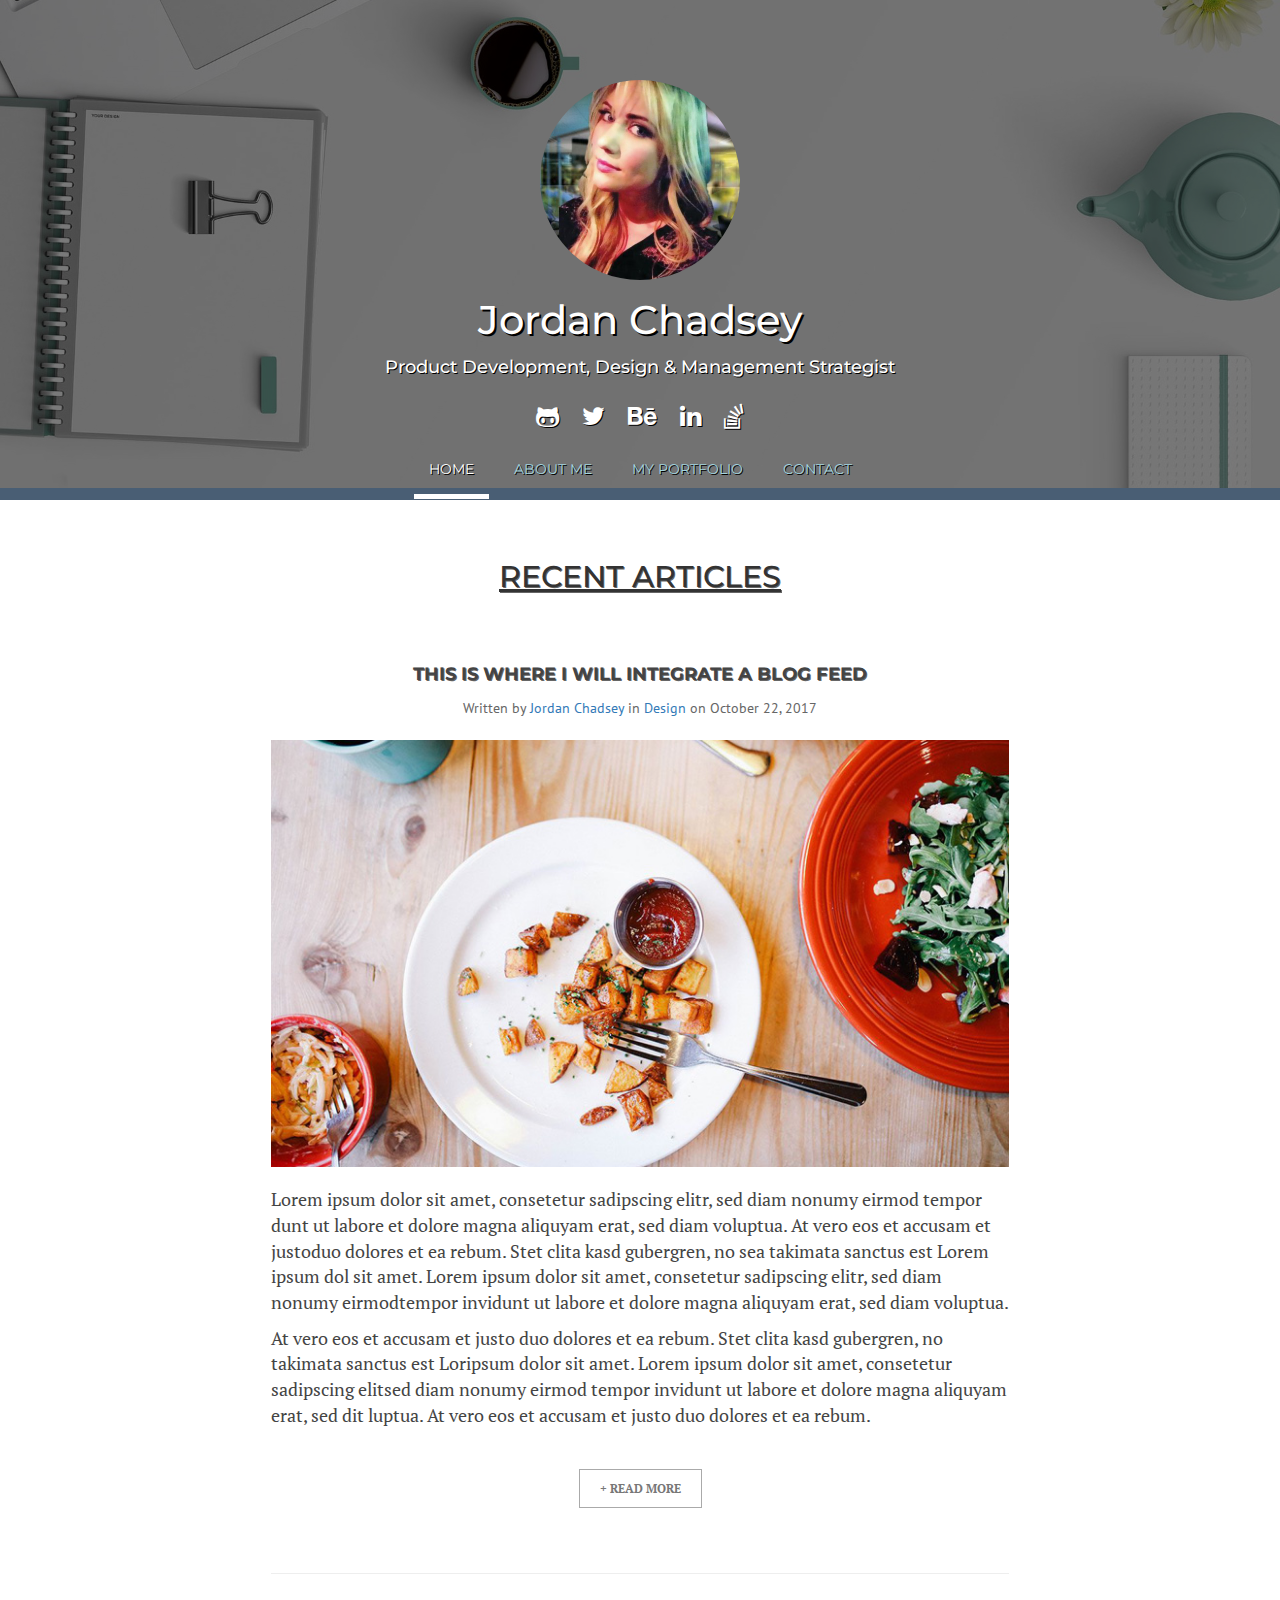
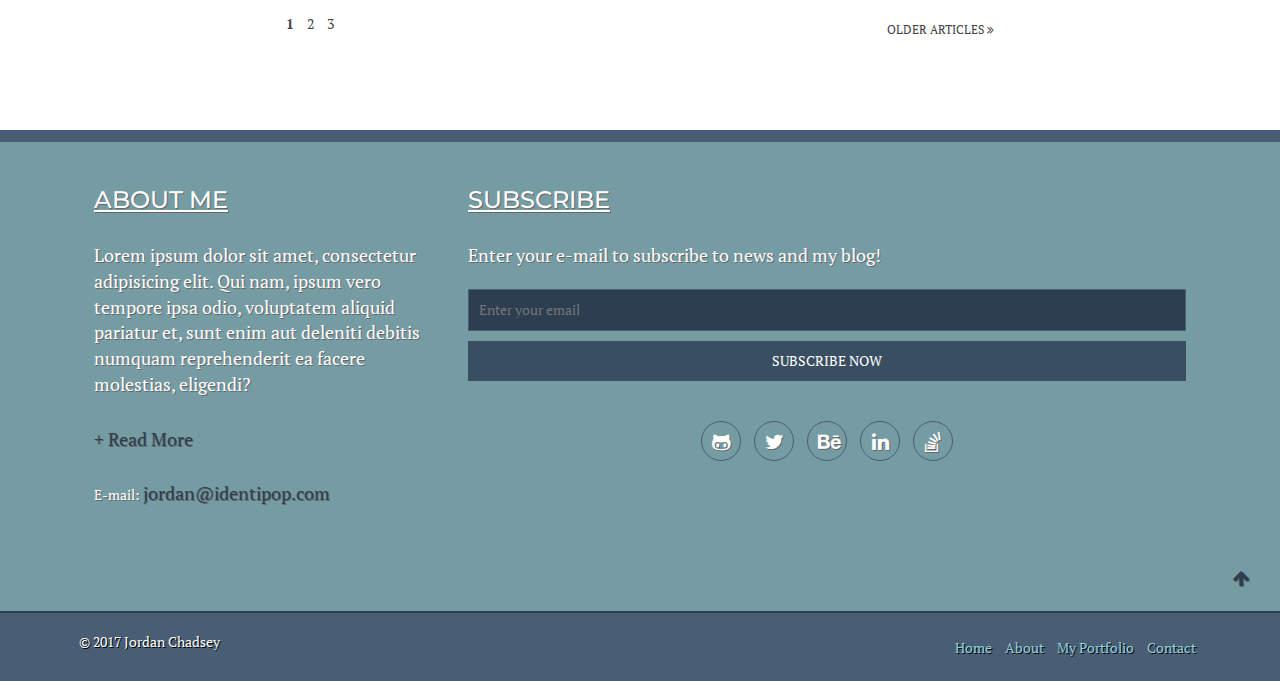
<file: index.html>
<!DOCTYPE html>
<html lang="en">
<head>
	<meta charset="UTF-8">
	<meta name="viewport" content="width=device-width, initial-scale=1.0">
    <meta name="description" content="">
    <meta name="author" content="">
	<title>Jordan Chadsey</title>
	<!-- Stylesheets -->
	<link rel="stylesheet" href="css/font-awesome.min.css">
	<link rel="stylesheet" href="css/bootstrap.min.css">
	<link rel="stylesheet" href="css/style.css">
	<!-- Google fonts -->
	<link href='https://fonts.googleapis.com/css?family=PT+Serif:400,700' rel='stylesheet' type='text/css'>
	<link href='https://fonts.googleapis.com/css?family=Montserrat:400,700' rel='stylesheet' type='text/css'>
	<link href='https://fonts.googleapis.com/css?family=PT+Sans:400,700' rel='stylesheet' type='text/css'>

</head>
<body>
	<!-- ====================================================
	header section -->
	<div class="banner" id="home"></div>
	<header class="header">
		<div class="container-fluid">
		</div>
		<div class="container">
			<div class="row">
				<div class="col-md-8 col-md-offset-2 no-padding">
					<div class="col-md-12 text-center user">
						<img src="img/user.jpg" alt="Me" class="img-circle">
						<h1>Jordan Chadsey</h1>
						<h4>Product Development, Design &amp; Management Strategist</h4>
						<div class="social-icons">
							<a href="http://github.com/identipop"><i class="fa fa-github-alt"></i></a>
							<a href="http://www.twitter.com/blonde_ventures"><i class="fa fa-twitter"></i></a>
							<a href="http://www.behance.com/jordanchadsey"><i class="fa fa-behance"></i></a>
							<a href="http://www.linkedin.com/in/jordanchadsey"><i class="fa fa-linkedin"></i></a>
							<a href="https://stackoverflow.com/users/8713939/jordan-chadsey"><i class="fa fa-stack-overflow"></i></a>
						</div>
					</div>
					<!-- nav starts here -->
					<div class="col-md-12">	
						<div class="main-nav">
							<nav class="navbar navbar-default">
							  <div class="container-fluid">
							    <!-- Brand and toggle get grouped for better mobile display -->
							    <div class="navbar-header">
							      <button type="button" class="navbar-toggle collapsed" aria-expanded="false">
							        <span class="sr-only">Toggle navigation</span>
							        <span class="icon-bar"></span>
							        <span class="icon-bar"></span>
							        <span class="icon-bar"></span>
							      </button>
							    </div>

							    <!-- Collect the nav links, forms, and other content for toggling -->
							    <div class="collapse navbar-collapse text-center" id="bs-example-navbar-collapse-1">
							      <ul class="nav navbar-nav">
							        <li><a class="active" href="index.html">home</a></li>
							        <li><a href="about.html">about me</a></li>
							        <li><a href="portfolio.html">my portfolio</a></li>
							        <li><a href="contact.html">contact</a></li>
							      </ul>
							    </div><!-- /.navbar-collapse -->
							  </div><!-- /.container-fluid -->
							</nav>
						</div>
					</div>
				</div>
			</div>
		</div>
	</header><!-- end of header section -->


	<section class="content">
		<div class="container">
			<div class="row">
				<div class="col-md-8 col-md-offset-2 no-padding">
					<div class="col-md-12">
						<h2 id=indexh2>Recent Articles</h2>
						<article class="single-post">
							<div class="post-header text-center">
								<h2><a href="#">This is Where I Will Integrate A Blog Feed</a></h2>
								<span>Written by <a href="#">Jordan Chadsey</a> in <a href="#">Design</a> on October 22, 2017 </span>
							</div>
							<div class="post-content">
								<a href="#"><img src="img/blog-4.jpg" alt="" class="img-responsive"></a>
								<p>Lorem ipsum dolor sit amet, consetetur sadipscing elitr, sed diam nonumy eirmod tempor dunt ut labore et dolore magna aliquyam erat, sed diam voluptua. At vero eos et accusam et justoduo dolores et ea rebum. Stet clita kasd gubergren, no sea takimata sanctus est Lorem ipsum dol sit amet. Lorem ipsum dolor sit amet, consetetur sadipscing elitr, sed diam nonumy eirmodtempor invidunt ut labore et dolore magna aliquyam erat, sed diam voluptua. </p>
								<p>At vero eos et accusam et justo duo dolores et ea rebum. Stet clita kasd gubergren, no takimata sanctus est Loripsum dolor sit amet. Lorem ipsum dolor sit amet, consetetur sadipscing elitsed diam nonumy eirmod tempor invidunt ut labore et dolore magna aliquyam erat, sed dit luptua. At vero eos et accusam et justo duo dolores et ea rebum.</p>
								<div class="read-more text-center">
									<a href="#">+ Read More</a>
								</div>
							</div>
						</article>
						<div class="post-pagination">
							<div class="col-md-6 col-sm-6 col-xs-6">
								<ul class="list-inline">
									<li class="current"><a href="#">1</a></li>
									<li><a href="#">2</a></li>
									<li><a href="#">3</a></li>
								</ul>
							</div>
							<div class="col-md-6 col-sm-6 col-xs-6 text-right">
								<a href="#">Older Articles <i class="fa fa-angle-double-right"></i></a>
							</div>
						</div>
					</div>
				</div>
			</div>
		</div>
	</section>
 
	<footer class="footer">
		<div class="container">
			<div class="row">
				<div class="col-md-12">
					<div class="col-md-4">
						<h3>about me</h3>
						<p>Lorem ipsum dolor sit amet, consectetur adipisicing elit. Qui nam, ipsum vero tempore ipsa odio, voluptatem aliquid pariatur et, sunt enim aut deleniti debitis numquam reprehenderit ea facere molestias, eligendi?</p>
						<a href="about.html">+ Read More</a>
						<address>
							E-mail: <a href="mailto:jordan@identipop.com?Subject=Hello%20again" target="_top">jordan@identipop.com</a><br>
						</address>
					</div>
					<div class="col-md-8">
						<h3>Subscribe</h3>
						<p>Enter your e-mail to subscribe to news and my blog!</p>
						<form action="?">
							<input type="email" placeholder="Enter your email">
							<input type="submit" value="SUBSCRIBE NOW">
						</form>
						<div class="socials text-center">
							<a href="http://github.com/identipop"><i class="fa fa-github-alt"></i></a>
							<a href="http://www.twitter.com/blonde_ventures"><i class="fa fa-twitter"></i></a>
							<a href="http://www.behance.com/jordanchadsey"><i class="fa fa-behance"></i></a>
							<a href="http://www.linkedin.com/in/jordanchadsey"><i class="fa fa-linkedin"></i></a>
							<a href="https://stackoverflow.com/users/8713939/jordan-chadsey"><i class="fa fa-stack-overflow"></i></a>
						</div>
					</div>
				</div>
			</div>
		</div>
		<div class="text-right">
			<a href="#home"><i class="fa fa-arrow-up"></i></a>
		</div>
		<div class="footer-bottom">
			<div class="container">
				<div class="row">
					<div class="col-md-6">
						<p>&copy; 2017 Jordan Chadsey</p>
					</div>
					<div class="col-md-6 footer-menu text-right">
						<ul class="list-inline">
							<li><a href="index.html">home</a></li>
							<li><a href="about.html">about</a></li>
							<li><a href="portfolio.html">my portfolio</a></li>
							<li><a href="contact.html">contact</a></li>
						</ul>
					</div>
				</div>
			</div>
		</div>
	</footer>

</body>
</html>
</file>
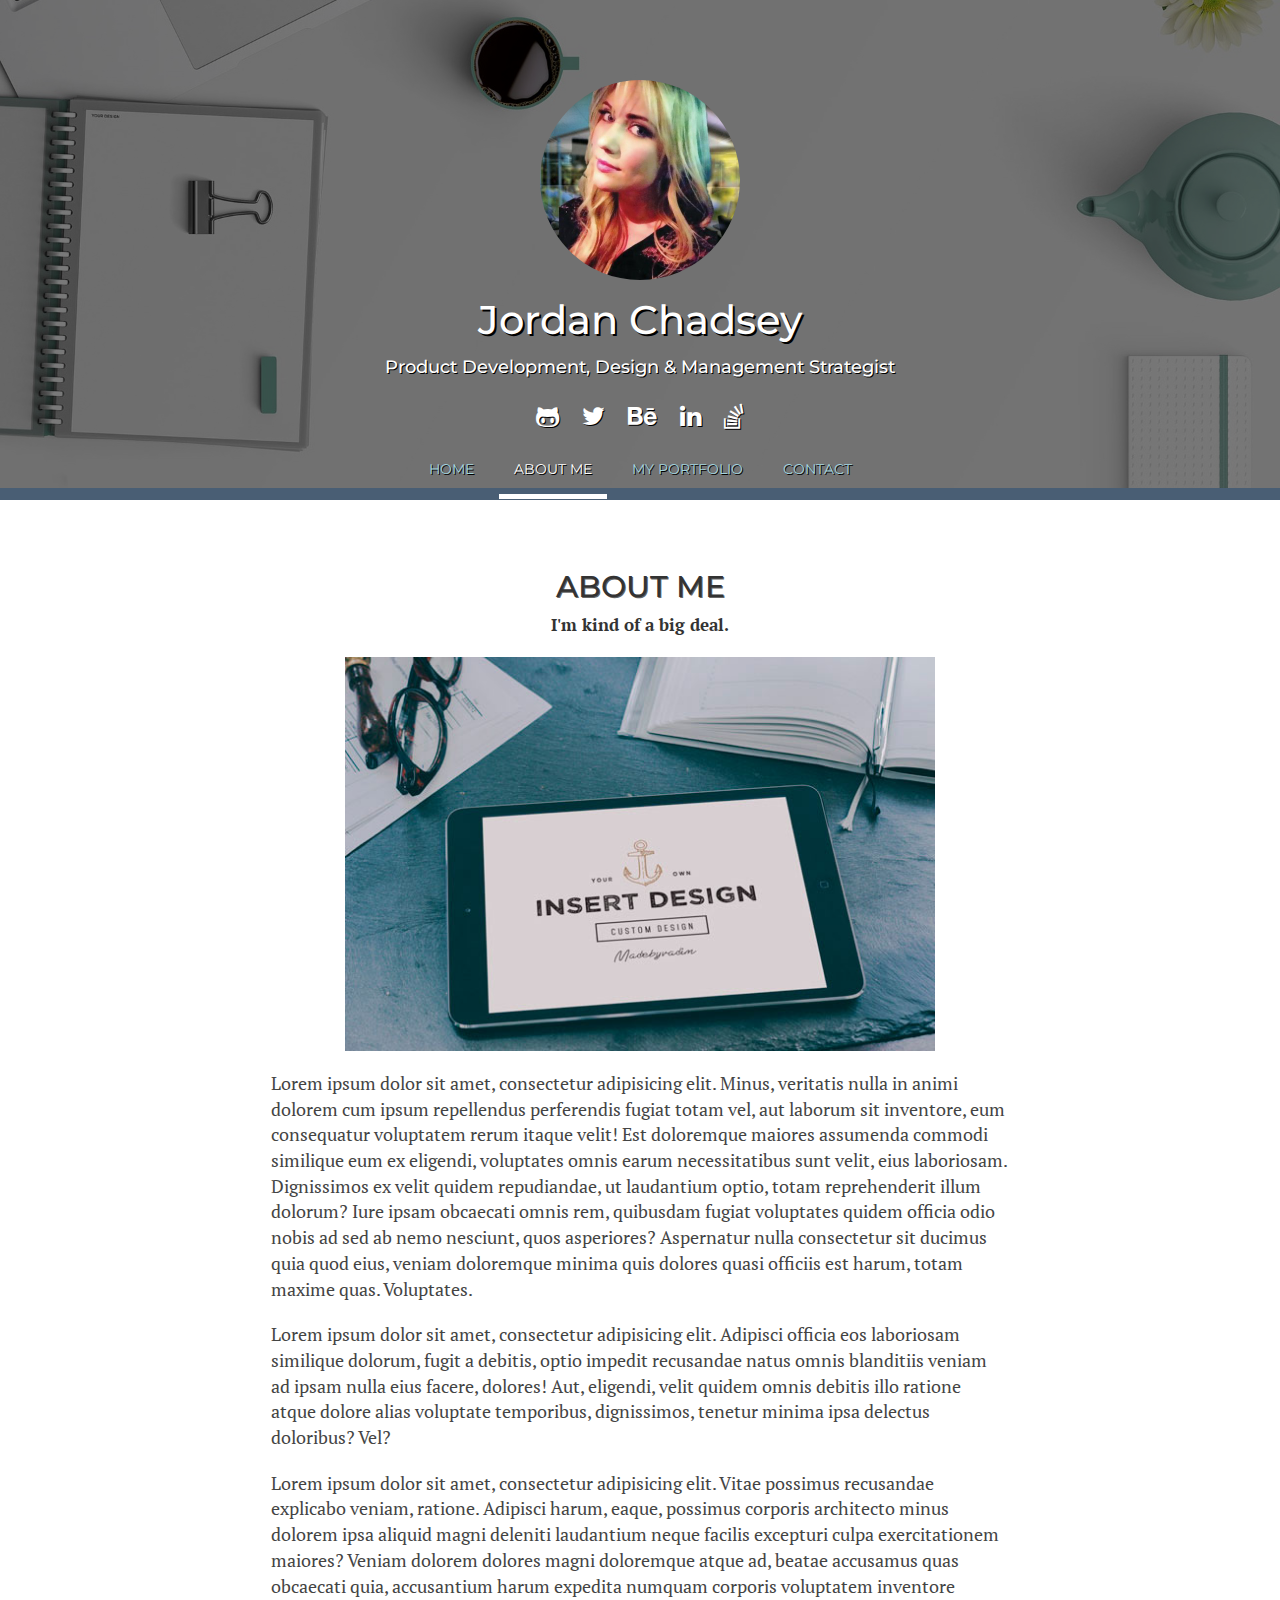
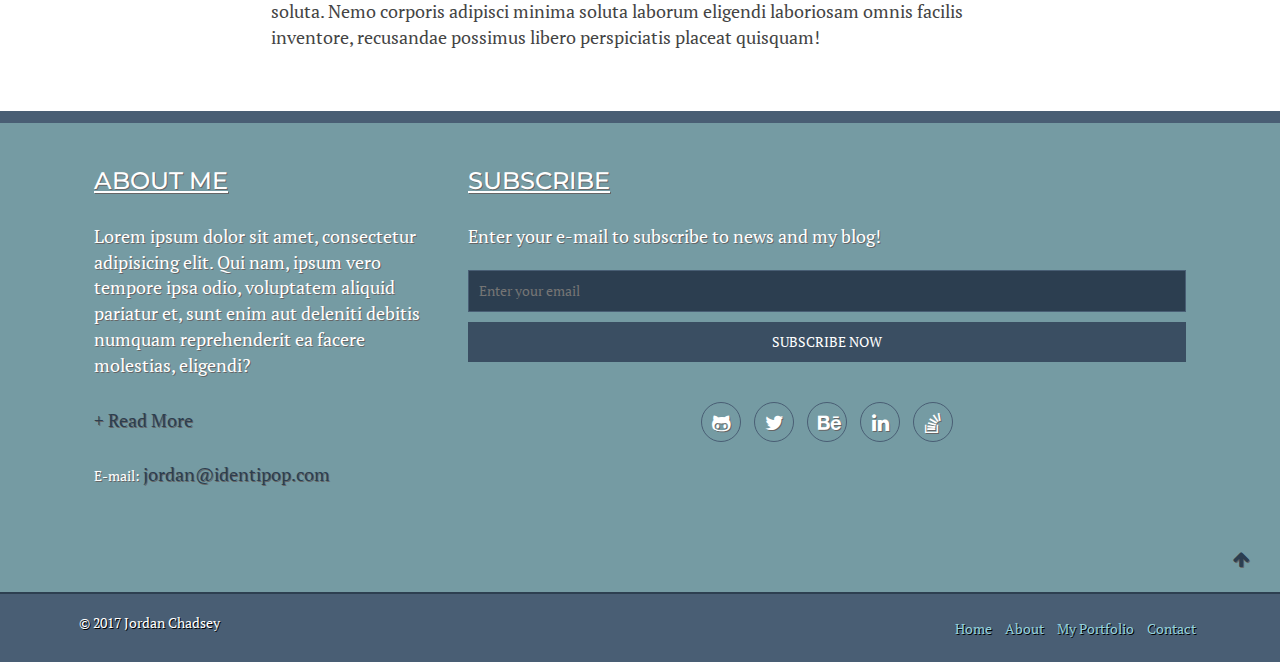
<file: about.html>
<!DOCTYPE html>
<html lang="en">
<head>
	<meta charset="UTF-8">
	<meta name="viewport" content="width=device-width, initial-scale=1.0">
	<meta name="description" content="">
    <meta name="author" content="">
	<title>Jordan Chadsey</title>
	
	<!-- Stylesheets -->
	<link rel="stylesheet" href="css/font-awesome.min.css">
	<link rel="stylesheet" href="css/bootstrap.min.css">
	<link rel="stylesheet" href="css/style.css">
	
	<!-- Google fonts -->
	<link href='https://fonts.googleapis.com/css?family=PT+Serif:400,700' rel='stylesheet' type='text/css'>
	<link href='https://fonts.googleapis.com/css?family=Montserrat:400,700' rel='stylesheet' type='text/css'>
	<link href='https://fonts.googleapis.com/css?family=PT+Sans:400,700' rel='stylesheet' type='text/css'>
</head>
<body>
	<!-- ====================================================
	header section -->
	<div class="banner" id="home"></div>
	<header class="header">
		<div class="container-fluid">
		</div>
		<div class="container">
			<div class="row">
				<div class="col-md-8 col-md-offset-2 no-padding">
					<div class="col-md-12 text-center user">
						<img src="img/user.jpg" alt="Me" class="img-circle">
						<h1>Jordan Chadsey</h1>
						<h4>Product Development, Design &amp; Management Strategist</h4>
						<div class="social-icons">
							<a href="http://github.com/identipop"><i class="fa fa-github-alt"></i></a>
							<a href="http://www.twitter.com/blonde_ventures"><i class="fa fa-twitter"></i></a>
							<a href="http://www.behance.com/jordanchadsey"><i class="fa fa-behance"></i></a>
							<a href="http://www.linkedin.com/in/jordanchadsey"><i class="fa fa-linkedin"></i></a>
							<a href="https://stackoverflow.com/users/8713939/jordan-chadsey"><i class="fa fa-stack-overflow"></i></a>
						</div>
					</div>
					<!-- nav starts here -->
					<div class="col-md-12">	
						<div class="main-nav">
							<nav class="navbar navbar-default">
							  <div class="container-fluid">
							    <!-- Brand and toggle get grouped for better mobile display -->
							    <div class="navbar-header">
							      <button type="button" class="navbar-toggle collapsed" data-toggle="collapse" data-target="#bs-example-navbar-collapse-1" aria-expanded="false">
							        <span class="sr-only">Toggle navigation</span>
							        <span class="icon-bar"></span>
							        <span class="icon-bar"></span>
							        <span class="icon-bar"></span>
							      </button>
							    </div>

							    <!-- Collect the nav links, forms, and other content for toggling -->
							    <div class="collapse navbar-collapse text-center" id="bs-example-navbar-collapse-1">
							      <ul class="nav navbar-nav">
							        <li><a href="index.html">home</a></li>
							        <li><a class="active" href="about.html">about me</a></li>
							        <li><a href="portfolio.html">my portfolio</a></li>
							        <li><a href="contact.html">contact</a></li>
							      </ul>
							    </div><!-- /.navbar-collapse -->
							  </div><!-- /.container-fluid -->
							</nav>
						</div>
					</div>
				</div>
			</div>
		</div>
	</header><!-- end of header section -->

	<!-- about section -->
	<section class="about text-center">
		<div class="container">
			<div class="row">
				<div class="col-md-8 col-md-offset-2">
					<h2>About Me</h2>
					<span>I'm kind of a big deal.</span>

					<img src="img/works/3.jpg" alt="" class="img-responsive" id="aboutimage">
					<p>Lorem ipsum dolor sit amet, consectetur adipisicing elit. Minus, veritatis nulla in animi dolorem cum ipsum repellendus perferendis fugiat totam vel, aut laborum sit inventore, eum consequatur voluptatem rerum itaque velit! Est doloremque maiores assumenda commodi similique eum ex eligendi, voluptates omnis earum necessitatibus sunt velit, eius laboriosam. Dignissimos ex velit quidem repudiandae, ut laudantium optio, totam reprehenderit illum dolorum? Iure ipsam obcaecati omnis rem, quibusdam fugiat voluptates quidem officia odio nobis ad sed ab nemo nesciunt, quos asperiores? Aspernatur nulla consectetur sit ducimus quia quod eius, veniam doloremque minima quis dolores quasi officiis est harum, totam maxime quas. Voluptates.</p>
					<p>Lorem ipsum dolor sit amet, consectetur adipisicing elit. Adipisci officia eos laboriosam similique dolorum, fugit a debitis, optio impedit recusandae natus omnis blanditiis veniam ad ipsam nulla eius facere, dolores! Aut, eligendi, velit quidem omnis debitis illo ratione atque dolore alias voluptate temporibus, dignissimos, tenetur minima ipsa delectus doloribus? Vel?</p>
					<p>Lorem ipsum dolor sit amet, consectetur adipisicing elit. Vitae possimus recusandae explicabo veniam, ratione. Adipisci harum, eaque, possimus corporis architecto minus dolorem ipsa aliquid magni deleniti laudantium neque facilis excepturi culpa exercitationem maiores? Veniam dolorem dolores magni doloremque atque ad, beatae accusamus quas obcaecati quia, accusantium harum expedita numquam corporis voluptatem inventore soluta. Nemo corporis adipisci minima soluta laborum eligendi laboriosam omnis facilis inventore, recusandae possimus libero perspiciatis placeat quisquam!</p>
				</div>
			</div>
		</div>
	</section>
 
	<footer class="footer">
		<div class="container">
			<div class="row">
				<div class="col-md-12">
					<div class="col-md-4">
						<h3>about me</h3>
						<p>Lorem ipsum dolor sit amet, consectetur adipisicing elit. Qui nam, ipsum vero tempore ipsa odio, voluptatem aliquid pariatur et, sunt enim aut deleniti debitis numquam reprehenderit ea facere molestias, eligendi?</p>
						<a href="about.html">+ Read More</a>
						<address>
							E-mail: <a href="mailto:jordan@identipop.com?Subject=Hello%20again" target="_top">jordan@identipop.com</a><br>
						</address>
					</div>
					<div class="col-md-8">
						<h3>Subscribe</h3>
						<p>Enter your e-mail to subscribe to news and my blog!</p>
						<form action="?">
							<input type="email" placeholder="Enter your email">
							<input type="submit" value="SUBSCRIBE NOW">
						</form>
						<div class="socials text-center">
							<a href="http://github.com/identipop"><i class="fa fa-github-alt"></i></a>
							<a href="http://www.twitter.com/blonde_ventures"><i class="fa fa-twitter"></i></a>
							<a href="http://www.behance.com/jordanchadsey"><i class="fa fa-behance"></i></a>
							<a href="http://www.linkedin.com/in/jordanchadsey"><i class="fa fa-linkedin"></i></a>
							<a href="https://stackoverflow.com/users/8713939/jordan-chadsey"><i class="fa fa-stack-overflow"></i></a>
						</div>
					</div>
				</div>
			</div>
		</div>
		<div class="text-right">
			<a href="#home"><i class="fa fa-arrow-up"></i></a>
		</div>
		<div class="footer-bottom">
			<div class="container">
				<div class="row">
					<div class="col-md-6">
						<p>&copy; 2017 Jordan Chadsey</p>
					</div>
					<div class="col-md-6 footer-menu text-right">
						<ul class="list-inline">
							<li><a href="index.html">home</a></li>
							<li><a href="about.html">about</a></li>
							<li><a href="portfolio.html">my portfolio</a></li>
							<li><a href="contact.html">contact</a></li>
						</ul>
					</div>
				</div>
			</div>
		</div>
	</footer>

</body>
</html>
</file>
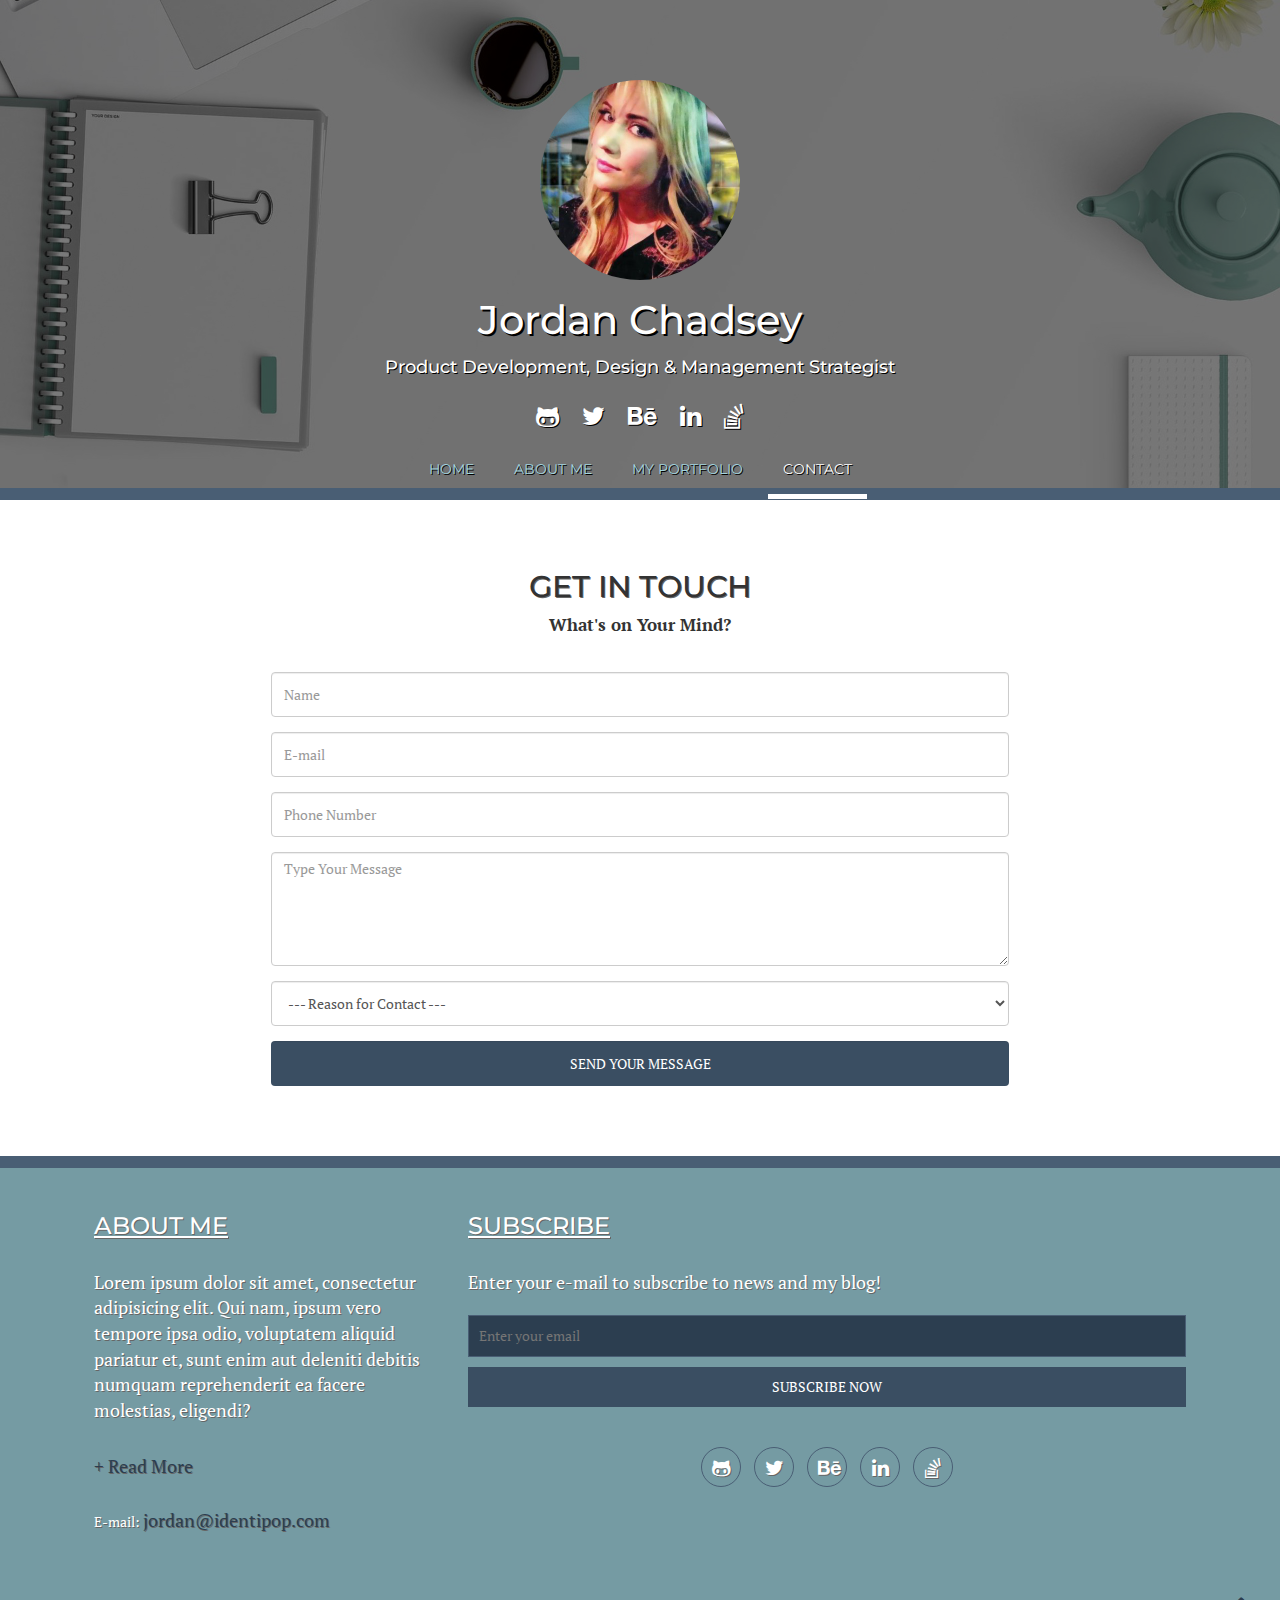
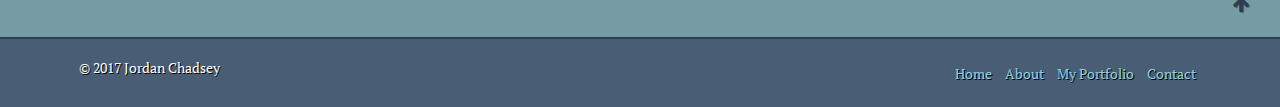
<file: contact.html>
<!DOCTYPE html>
<html lang="en">
<head>
	<meta charset="UTF-8">
	<meta name="viewport" content="width=device-width, initial-scale=1.0">
	<meta name="description" content="">
    <meta name="author" content="">
	<title>Jordan Chadsey</title>
	<!-- Stylesheets -->
	<link rel="stylesheet" href="css/font-awesome.min.css">
	<link rel="stylesheet" href="css/bootstrap.min.css">
	<link rel="stylesheet" href="css/style.css">
	<!-- Google fonts -->
	<link href='https://fonts.googleapis.com/css?family=PT+Serif:400,700' rel='stylesheet' type='text/css'>
	<link href='https://fonts.googleapis.com/css?family=Montserrat:400,700' rel='stylesheet' type='text/css'>
	<link href='https://fonts.googleapis.com/css?family=PT+Sans:400,700' rel='stylesheet' type='text/css'>
</head>
<body>
	<!-- ====================================================
	header section -->
	<div class="banner" id="home"></div>
	<header class="header">
		<div class="container-fluid">
		</div>
		<div class="container">
			<div class="row">
				<div class="col-md-8 col-md-offset-2 no-padding">
					<div class="col-md-12 text-center user">
						<img src="img/user.jpg" alt="Me" class="img-circle">
						<h1>Jordan Chadsey</h1>
						<h4>Product Development, Design &amp; Management Strategist</h4>
						<div class="social-icons">
							<a href="http://github.com/identipop"><i class="fa fa-github-alt"></i></a>
							<a href="http://www.twitter.com/blonde_ventures"><i class="fa fa-twitter"></i></a>
							<a href="http://www.behance.com/jordanchadsey"><i class="fa fa-behance"></i></a>
							<a href="http://www.linkedin.com/in/jordanchadsey"><i class="fa fa-linkedin"></i></a>
							<a href="https://stackoverflow.com/users/8713939/jordan-chadsey"><i class="fa fa-stack-overflow"></i></a>
						</div>
					</div>
					<!-- nav starts here -->
					<div class="col-md-12">	
						<div class="main-nav">
							<nav class="navbar navbar-default">
							  <div class="container-fluid">
							    <!-- Brand and toggle get grouped for better mobile display -->
							    <div class="navbar-header">
							      <button type="button" class="navbar-toggle collapsed" data-toggle="collapse" data-target="#bs-example-navbar-collapse-1" aria-expanded="false">
							        <span class="sr-only">Toggle navigation</span>
							        <span class="icon-bar"></span>
							        <span class="icon-bar"></span>
							        <span class="icon-bar"></span>
							      </button>
							    </div>

							    <!-- Collect the nav links, forms, and other content for toggling -->
							    <div class="collapse navbar-collapse text-center" id="bs-example-navbar-collapse-1">
							      <ul class="nav navbar-nav">
							        <li><a href="index.html">home</a></li>
							        <li><a href="about.html">about me</a></li>
							        <li><a href="portfolio.html">my portfolio</a></li>
							        <li><a class="active" href="contact.html">contact</a></li>
							      </ul>
							    </div><!-- /.navbar-collapse -->
							  </div><!-- /.container-fluid -->
							</nav>
						</div>
					</div>
				</div>
			</div>
		</div>
	</header><!-- end of header section -->

	<!-- about section -->
	<section class="contact text-center">
		<div class="container">
			<div class="row">
				<div class="col-md-8 col-md-offset-2">
					<h2>Get in Touch</h2>
					<span>What's on Your Mind?</span>
					<form action="?" class="form-horizontal">
						<input type="text" class="form-control" placeholder="Name" required>
						<input type="email" class="form-control" placeholder="E-mail" required>
						<input type="text" class="form-control" Placeholder="Phone Number">
						<textarea rows="5" class="form-control" placeholder="Type Your Message" required></textarea>
						<select class="form-control">
							<option>--- Reason for Contact ---</option>
							<option>Development</option>
							<option>Product Management</option>
							<option>Design</option>
							<option>UX/UI Consultation</option>
							<option>Other</option>
						</select>
						<input type="submit" class="form-control" value="Send Your Message">
					</form>
				</div>
			</div>
		</div>
	</section>
 
<footer class="footer">
		<div class="container">
			<div class="row">
				<div class="col-md-12">
					<div class="col-md-4">
						<h3>about me</h3>
						<p>Lorem ipsum dolor sit amet, consectetur adipisicing elit. Qui nam, ipsum vero tempore ipsa odio, voluptatem aliquid pariatur et, sunt enim aut deleniti debitis numquam reprehenderit ea facere molestias, eligendi?</p>
						<a href="about.html">+ Read More</a>
						<address>
							E-mail: <a href="mailto:jordan@identipop.com?Subject=Hello%20again" target="_top">jordan@identipop.com</a><br>
						</address>
					</div>
					<div class="col-md-8">
						<h3>Subscribe</h3>
						<p>Enter your e-mail to subscribe to news and my blog!</p>
						<form action="?">
							<input type="email" placeholder="Enter your email">
							<input type="submit" value="SUBSCRIBE NOW">
						</form>
						<div class="socials text-center">
							<a href="http://github.com/identipop"><i class="fa fa-github-alt"></i></a>
							<a href="http://www.twitter.com/blonde_ventures"><i class="fa fa-twitter"></i></a>
							<a href="http://www.behance.com/jordanchadsey"><i class="fa fa-behance"></i></a>
							<a href="http://www.linkedin.com/in/jordanchadsey"><i class="fa fa-linkedin"></i></a>
							<a href="https://stackoverflow.com/users/8713939/jordan-chadsey"><i class="fa fa-stack-overflow"></i></a>
						</div>
					</div>
				</div>
			</div>
		</div>
		<div class="text-right">
			<a href="#home"><i class="fa fa-arrow-up"></i></a>
		</div>
		<div class="footer-bottom">
			<div class="container">
				<div class="row">
					<div class="col-md-6">
						<p>&copy; 2017 Jordan Chadsey</p>
					</div>
					<div class="col-md-6 footer-menu text-right">
						<ul class="list-inline">
							<li><a href="index.html">home</a></li>
							<li><a href="about.html">about</a></li>
							<li><a href="portfolio.html">my portfolio</a></li>
							<li><a href="contact.html">contact</a></li>
						</ul>
					</div>
				</div>
			</div>
		</div>
	</footer>
</body>
</html>
</file>
<file: css/style.css>
body{
	margin: 0;
	padding: 0;
	font-family: 'PT Serif', serif;
}
h1, h2, h3, h4, h5, h6{
	font-family: 'Montserrat', sans-serif;
	text-shadow: 1px 1px #666666;

}
h1{
	font-size: 40px;
	color: #fff;
	margin-top: 20px;
	line-height: 1;
	margin-bottom: 18px;
	text-shadow: 2px 2px #000000;

}

h2{
	font-family: 'Montserrat', sans-serif;
	text-transform: uppercase;
}

.no-padding{
	padding: 0;
}
.banner{
	background: url(../img/banner.jpg);
	background-repeat: no-repeat;
	background-position: center;
	-webkit-background-size: cover;
	background-size: cover;
	height: 500px;
	position: relative;
	z-index: 111;

}
.header{
	background: rgba(0, 0, 0, 0.52);
	position: absolute;
	width: 100%;
	height: 500px;
	left: 0;
	margin-top: -500px;
	z-index: 333;
	border-bottom: 12px solid #495e74;
}
.header h4{
	font-size: 18px;
	color: #FFF;
	margin-top: 0;
	line-height: 1;
	margin-bottom: 18px;
	text-shadow: 1px 1px #000000;
}
.user img{
	width: 200px;
	height: 200px;
	margin-top: 80px;
}
.social-icons a i.fa{
	font-size: 25px;
	color: #fff;
	padding: 10px;
	text-shadow: 1px 1px #000000;
	transition: all .5s ease 0s;
	-webkit-transition: all .5s ease 0s;
	-moz-transition: all .5s ease 0s;
	-o-transition: all .5s ease 0s;
	-ms-transition: all .5s ease 0s;
}
.social-icons a i.fa-github-alt:hover{
	color: #000000;
	transform: scale(1.2);
	-webkit-transform: scale(1.2);
	-moz-transform: scale(1.2);
	-ms-transform: scale(1.2);
	-o-transform: scale(1.2);
}
.social-icons a i.fa-twitter:hover{
	color: #55ACEE;
	transform: scale(1.2);
	-webkit-transform: scale(1.2);
	-moz-transform: scale(1.2);
	-ms-transform: scale(1.2);
	-o-transform: scale(1.2);
}
.social-icons a i.fa-behance:hover{
	color: #0F56EA;
	transform: scale(1.2);
	-webkit-transform: scale(1.2);
	-moz-transform: scale(1.2);
	-ms-transform: scale(1.2);
	-o-transform: scale(1.2);
}
.social-icons a i.fa-linkedin:hover{
	color: #007BB6;
	transform: scale(1.2);
	-webkit-transform: scale(1.2);
	-moz-transform: scale(1.2);
	-ms-transform: scale(1.2);
	-o-transform: scale(1.2);
}
.social-icons a i.fa-stack-overflow:hover{
	color: #F98639;
	transform: scale(1.2);
	-webkit-transform: scale(1.2);
	-moz-transform: scale(1.2);
	-ms-transform: scale(1.2);
	-o-transform: scale(1.2);
}
.social-icons{
	margin-bottom: 5px;
}


.main-nav, .navbar-default{
	vertical-align: bottom;
	text-align: center;
}
.navbar-default{
	background: transparent;
	border: 0;

}
ul.navbar, ul.nav{
	display: inline-block;
}
ul.navbar li a, ul.nav li a, .navbar-default .navbar-nav>li>a{
	font-size: 14px;
	color: #a3d6e0;
	text-transform: uppercase;
	font-family: 'Montserrat', sans-serif;
	text-decoration: none;
	margin: 0 5px;
	text-shadow: 1px 1px #000000;
}
ul.navbar li a:hover, ul.navbar li a.active, .navbar-default .navbar-nav>li>a:hover, .navbar-default .navbar-nav>li>a.active{
	border-bottom: 5px solid #fff;
	color: #fff;
}
.navbar-nav{
	float: none;
}


/********content section*******/


}
.content a{
	color: #23527C
}
.content h2{
	margin-bottom: 0;
	margin-top: 60px;
	text-align: center;
	text-decoration: underline;


}
.content h2 a{
	font-size: 18px;
	color: #444444;
	text-transform: uppercase;
	margin-top: 10px;
	font-weight: bold;
	margin-bottom: 0;
	line-height: 1;
	display: inline-block;
	text-shadow: 1px 1px #666666;
}
.content span{
	font-size: 14px;
	color: #666666;
	line-height: 2;
	margin-bottom: 15px;
	display: inline-block;
	font-family: 'PT Sans', sans-serif;
	margin-top: 15px;
	margin-bottom: 25px;
	line-height: 1;
}
.post-content a img{
	margin-bottom: 20px;
	transition: all .5s ease 0s;
	-webkit-transition: all .5s ease 0s;
	-moz-transition: all .5s ease 0s;
	-o-transition: all .5s ease 0s;
	-ms-transition: all .5s ease 0s;
}
.post-content a img:hover{
	opacity: .7;
}
.post-content p{
	font-size: 18px;
	color: #444444;
}
.content a:hover{
	text-decoration: none;
}
.read-more a{
	font-size: 12px;
	color: #777777;
	text-transform: uppercase;
	padding: 10px 20px;
	border: 1px solid #aaaaaa;
	text-decoration: none;
	font-weight: bold;
	margin-top: 30px;
	display: inline-block;
	transition: all .5s ease 0s;
	-webkit-transition: all .5s ease 0s;
	-moz-transition: all .5s ease 0s;
	-o-transition: all .5s ease 0s;
	-ms-transition: all .5s ease 0s;
}
.single-post{
	border-bottom: 1px solid #eee;
	padding-bottom: 40px;
}
.single-post:last-of-type{
	padding-bottom: 65px;
}
.read-more a:hover{
	background: #2C3E50;
	border-color: #2C3E50;
	color: #fff;
}
.post-pagination{
	margin-top: 40px;
	margin-bottom: 80px;
	display: inline-block;
	width: 100%;
}
.post-pagination a{
	font-size: 12px;
	color: #444444;
	text-transform: uppercase;
}
.post-pagination ul li a{
	font-size: 14px;
	color: #444444;
}
.post-pagination ul li.current a{
	font-weight: bold;
	cursor: default;
	text-decoration: none;
}

/*******Footer********/
.footer{
	background-color: #759ba3;
	color: #fff;
	padding-top: 25px;
	border-top: 12px solid #495e74;
	text-shadow: 1px 1px #666666;
}
.footer h3{
	font-size: 24px;
	text-transform: uppercase;
	margin-bottom: 30px;
	text-decoration: underline;

}
.footer p{
	font-size: 18px;
	
}
.footer input{
	width: 100%;
	padding: 10px;
	color: #fff;
	margin-top: 10px;
	border: 1px solid #495e74;
	background: #2c3e50;
}
.footer input[type="submit"] {
	font-size: 14px;
	color: #FFFFFF;
	text-transform: uppercase;
	background: #3a4e62;
	border: 0;
	margin-bottom: 20px;
	transition: all .5s ease 0s;
	-webkit-transition: all .5s ease 0s;
	-moz-transition: all .5s ease 0s;
	-o-transition: all .5s ease 0s;
	-ms-transition: all .5s ease 0s;
}
.footer input[type="submit"]:hover{
	background: #253544;
}
.footer a{
	font-size: 18px;
	color: #2C3E50;
	text-decoration: bolder;
	margin-top: 20px;
	margin-bottom: 8px;
	display: inline-block;
	transition: all .5s ease 0s;
	-webkit-transition: all .5s ease 0s;
	-moz-transition: all .5s ease 0s;
	-o-transition: all .5s ease 0s;
	-ms-transition: all .5s ease 0s;
}
.footer a:hover{
	color: #fff;
}
.socials a i.fa{
	font-size: 20px;
	color: #fff;
	padding: 10px;
	border: 1px solid #495e74;
	border-radius: 50%;
	width: 40px;
	height: 40px;
	margin: 0 5px;
	transition: all .5s ease 0s;
	-webkit-transition: all .5s ease 0s;
	-moz-transition: all .5s ease 0s;
	-o-transition: all .5s ease 0s;
	-ms-transition: all .5s ease 0s;
}
.footer a i.fa-github-alt:hover{
	background: #000000;
	border-color: #274DA3;
}
.footer a i.fa-twitter:hover{
	background: #00ACED;
	border-color: #00ACED;
}
.footer a i.fa-behance:hover{
	background: #3E6B94;
	border-color: #3E6B94;
}
.footer a i.fa-linkedin:hover{
	background: #0077B5;
	border-color: #0077B5;
}
.footer a i.fa-stack-overflow:hover{
	background: #D54831;
	border-color: #D54831;
}

.footer-bottom{
	border-top: 2px solid #2d3f50;
	background-color: #495e74;
	text-shadow: 1px 1px #000000;
}
.footer-bottom p{
	font-size: 14px;
	vertical-align: middle;
	line-height: 58px;
}
.footer-bottom a{
	text-transform: capitalize;
	text-decoration: none;
	font-size: 14px;
	color: #94d1dd ;
}
.fa-arrow-up{
	margin-right: 15px;
	padding: 15px;
	border-radius: 50%;
	transition: all .5s ease 0s;
	-webkit-transition: all .5s ease 0s;
	-moz-transition: all .5s ease 0s;
	-o-transition: all .5s ease 0s;
	-ms-transition: all .5s ease 0s;
}
.fa-arrow-up:hover{
	background: #253544;
}
.text-right{
	line-height: 30px;
}

/*****************Works page******************/
.container{
	width: 90%;
}

#portfolio{
	width: 80%;
}

/********about page*********/
.about{
	padding-top: 50px;
	padding-bottom: 50px;
}
.about span{
	font-size: 17px;
	font-weight: bold;
	margin-bottom: 20px;
	display: inline-block;
}
.about p{
	font-size: 18px;
	color: #444444;
	margin-top: 20px;
	text-align: left;
}

#aboutimage{
	width: 80%;
	margin: 0 auto;
}

/******Contact Page*******/
.contact{
	padding-top: 50px;
	padding-bottom: 50px;
}
.contact span{
	font-size: 17px;
	font-weight: bold;
	margin-bottom: 20px;
	display: inline-block;
}
.contact select{
	margin: auto;
}
.contact input, .contact select, .contact textarea{
	margin-top: 15px;
}
.contact input[type="submit"] {
    font-size: 14px;
    color: #fff;
    text-transform: uppercase;
    background: #3a4e62;
    border: 0;
    margin-bottom: 20px;
    transition: all .5s ease 0s;
    -webkit-transition: all .5s ease 0s;
    -moz-transition: all .5s ease 0s;
    -o-transition: all .5s ease 0s;
    -ms-transition: all .5s ease 0s;
}
.contact input[type="submit"]:hover{
	background: #253544;
}
.form-control{
	height: 45px;
}
/*********Responsive styles*********/
/* sm */
 @media (min-width: 768px) and (max-width: 991px) {
	.footer{
		text-align: center;
	}
	.footer-menu{
		text-align: center;
	}
	.footer-menu ul{
		display: inline-block;
	}
}
/* xs */
@media (min-width: 480px) and (max-width: 767px) {
	.footer{
		text-align: center;
	}
	.footer-menu{
		text-align: center;
	}
	.footer-menu ul{
		display: inline-block;
	}
	ul.nav{
		display: block;
	}
	.header h4{
		font-size: 12px;
	}
	.navbar-collapse{
		background: #2E4151;
		text-align: left;
		border: 0;
	}
	.navbar-toggle{
		float: none;
		margin-right: 0;
		border: 0;
	}
	.navbar-default .navbar-toggle .icon-bar{
		background: #fff;
	}
	.navbar-default .navbar-toggle:hover{
	    background-color: #2E4151;
	}
	ul.navbar li a:hover, ul.navbar li a.active, .navbar-default .navbar-nav>li>a:hover, .navbar-default .navbar-nav>li>a.active{
		border-bottom: 1px solid #fff;
	}
}
/* XS Portrait */
@media (max-width: 479px) {

	ul.navbar li a {
	    font-size: 10px;
	    color: #fff;
	    margin: 0 5px;
	}
	ul.nav{
		display: block;
	}
	.header h4{
		font-size: 12px;
	}
	.navbar-collapse{
		background: #2E4151;
		text-align: left;
		border: 0;
	}
	.navbar-toggle{
		float: none;
		margin-right: 0;
		border: 0;
	}
	.navbar-default .navbar-toggle .icon-bar{
		background: #fff;
	}
	.navbar-default .navbar-toggle:hover{
	    background-color: #2E4151;
	}
	.footer h3{
		font-size: 18px;
	}
	.socials a i.fa{
		margin: 0;
	}
	.footer{
		text-align: center;
	}
	.footer-menu{
		text-align: center;
	}
	.footer-menu ul{
		display: inline-block;
	}
	ul.navbar li a:hover, ul.navbar li a.active, .navbar-default .navbar-nav>li>a:hover, .navbar-default .navbar-nav>li>a.active{
		border-bottom: 1px solid #fff;
	}
}
</file>
